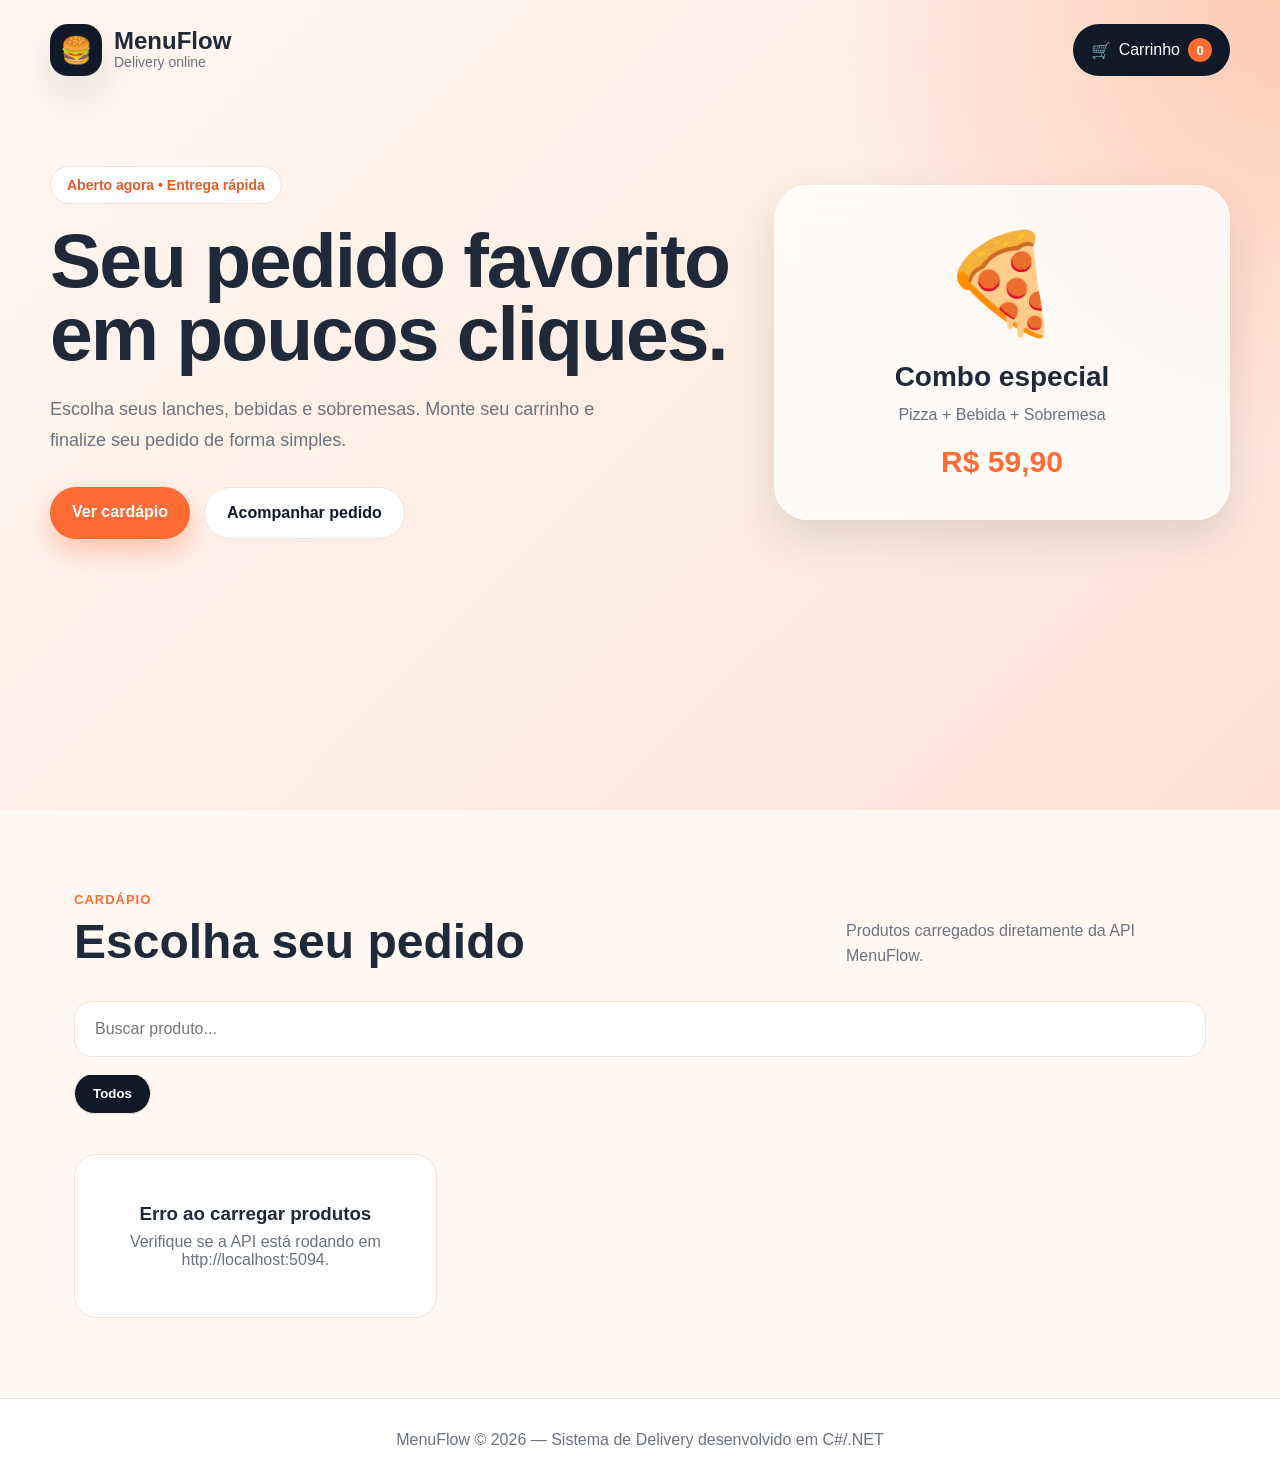
<file: MenuFlow/MenuFlow.Frontend/index.html>
<!DOCTYPE html>
<html lang="pt-BR">
<head>
  <meta charset="UTF-8" />
  <meta name="viewport" content="width=device-width, initial-scale=1.0" />

  <title>MenuFlow | Cardápio Online</title>

  <link rel="stylesheet" href="./css/style.css" />
</head>
<body>
  <header class="header">
    <nav class="navbar">
      <div class="brand">
        <div class="brand-icon">🍔</div>
        <div>
          <h1>MenuFlow</h1>
          <span>Delivery online</span>
        </div>
      </div>

      <a href="./carrinho.html" class="cart-button">
        🛒
        <span>Carrinho</span>
        <strong id="cart-count">0</strong>
      </a>
    </nav>

    <section class="hero">
      <div class="hero-content">
        <span class="badge">Aberto agora • Entrega rápida</span>
        <h2>Seu pedido favorito em poucos cliques.</h2>
        <p>
          Escolha seus lanches, bebidas e sobremesas. Monte seu carrinho e finalize seu pedido de forma simples.
        </p>

        <div class="hero-actions">
          <a href="#cardapio" class="btn-primary">Ver cardápio</a>
          <a href="./pedido.html" class="btn-secondary">Acompanhar pedido</a>
        </div>
      </div>

      <div class="hero-card">
        <div class="food-emoji">🍕</div>
        <h3>Combo especial</h3>
        <p>Pizza + Bebida + Sobremesa</p>
        <strong>R$ 59,90</strong>
      </div>
    </section>
  </header>

  <main>
    <section id="cardapio" class="menu-section">
      <div class="section-title">
        <div>
          <span class="section-kicker">Cardápio</span>
          <h2>Escolha seu pedido</h2>
        </div>
        <p>Produtos carregados diretamente da API MenuFlow.</p>
      </div>

      <div class="filters">
        <div class="search-box">
          <input 
            type="text" 
            id="search-input" 
            placeholder="Buscar produto..." 
          />
        </div>

        <div class="category-list" id="category-list">
          <button class="category-button active" data-category="all">Todos</button>
        </div>
      </div>

      <div id="loading" class="loading">
        Carregando produtos...
      </div>

      <div id="products-grid" class="products-grid"></div>

      <div id="empty-state" class="empty-state hidden">
        <div>🔎</div>
        <h3>Nenhum produto encontrado</h3>
        <p>Tente buscar por outro nome ou categoria.</p>
      </div>
    </section>
  </main>

  <div id="toast" class="toast hidden">
    Produto adicionado ao carrinho!
  </div>

  <footer class="footer">
    <p>MenuFlow © 2026 — Sistema de Delivery desenvolvido em C#/.NET</p>
  </footer>

  <script src="./js/api.js"></script>
  <script src="./js/carrinho.js"></script>
  <script src="./js/cardapio.js"></script>
</body>
</html>
</file>
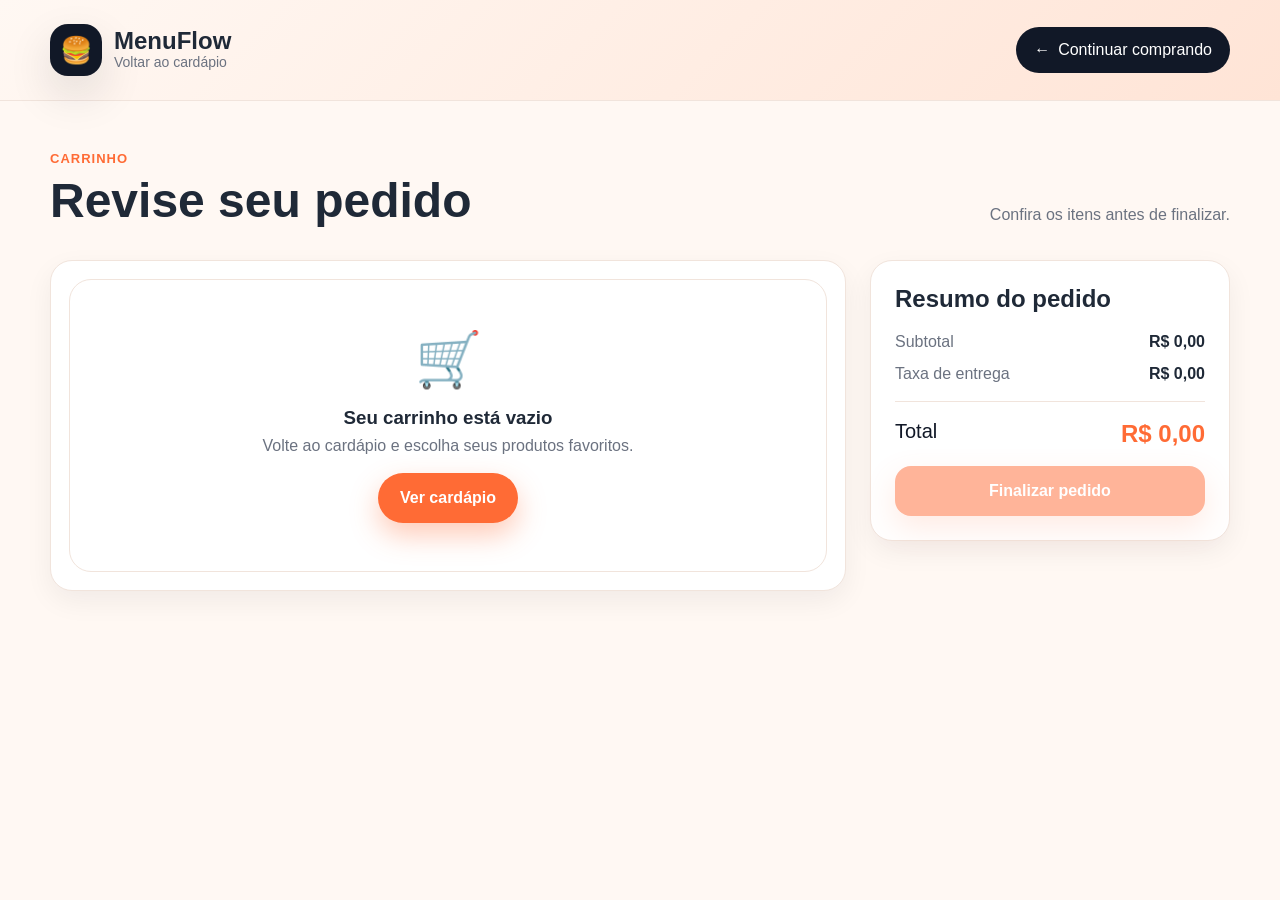
<file: MenuFlow/MenuFlow.Frontend/carrinho.html>
<!DOCTYPE html>
<html lang="pt-BR">
<head>
  <meta charset="UTF-8" />
  <meta name="viewport" content="width=device-width, initial-scale=1.0" />

  <title>MenuFlow | Carrinho</title>

  <link rel="stylesheet" href="./css/style.css" />
</head>
<body>
  <header class="page-header">
    <nav class="navbar">
      <a href="./index.html" class="brand">
        <div class="brand-icon">🍔</div>
        <div>
          <h1>MenuFlow</h1>
          <span>Voltar ao cardápio</span>
        </div>
      </a>

      <a href="./index.html" class="cart-button">
        ←
        <span>Continuar comprando</span>
      </a>
    </nav>
  </header>

  <main class="cart-page">
    <section class="cart-container">
      <div class="section-title">
        <div>
          <span class="section-kicker">Carrinho</span>
          <h2>Revise seu pedido</h2>
        </div>
        <p>Confira os itens antes de finalizar.</p>
      </div>

      <div class="cart-layout">
        <div class="cart-items-card">
          <div id="cart-items" class="cart-items"></div>

          <div id="cart-empty" class="empty-state hidden">
            <div>🛒</div>
            <h3>Seu carrinho está vazio</h3>
            <p>Volte ao cardápio e escolha seus produtos favoritos.</p>
            <a href="./index.html" class="btn-primary empty-button">Ver cardápio</a>
          </div>
        </div>

        <aside class="summary-card">
          <h3>Resumo do pedido</h3>

          <div class="summary-row">
            <span>Subtotal</span>
            <strong id="subtotal">R$ 0,00</strong>
          </div>

          <div class="summary-row">
            <span>Taxa de entrega</span>
            <strong id="delivery-fee">R$ 5,00</strong>
          </div>

          <div class="summary-divider"></div>

          <div class="summary-row total">
            <span>Total</span>
            <strong id="total">R$ 0,00</strong>
          </div>

          <a href="./checkout.html" id="checkout-button" class="checkout-button">
            Finalizar pedido
          </a>

          <button id="clear-cart-button" class="clear-button">
            Limpar carrinho
          </button>
        </aside>
      </div>
    </section>
  </main>

  <script src="./js/carrinho.js"></script>
  <script src="./js/carrinho-page.js"></script>
</body>
</html>
</file>
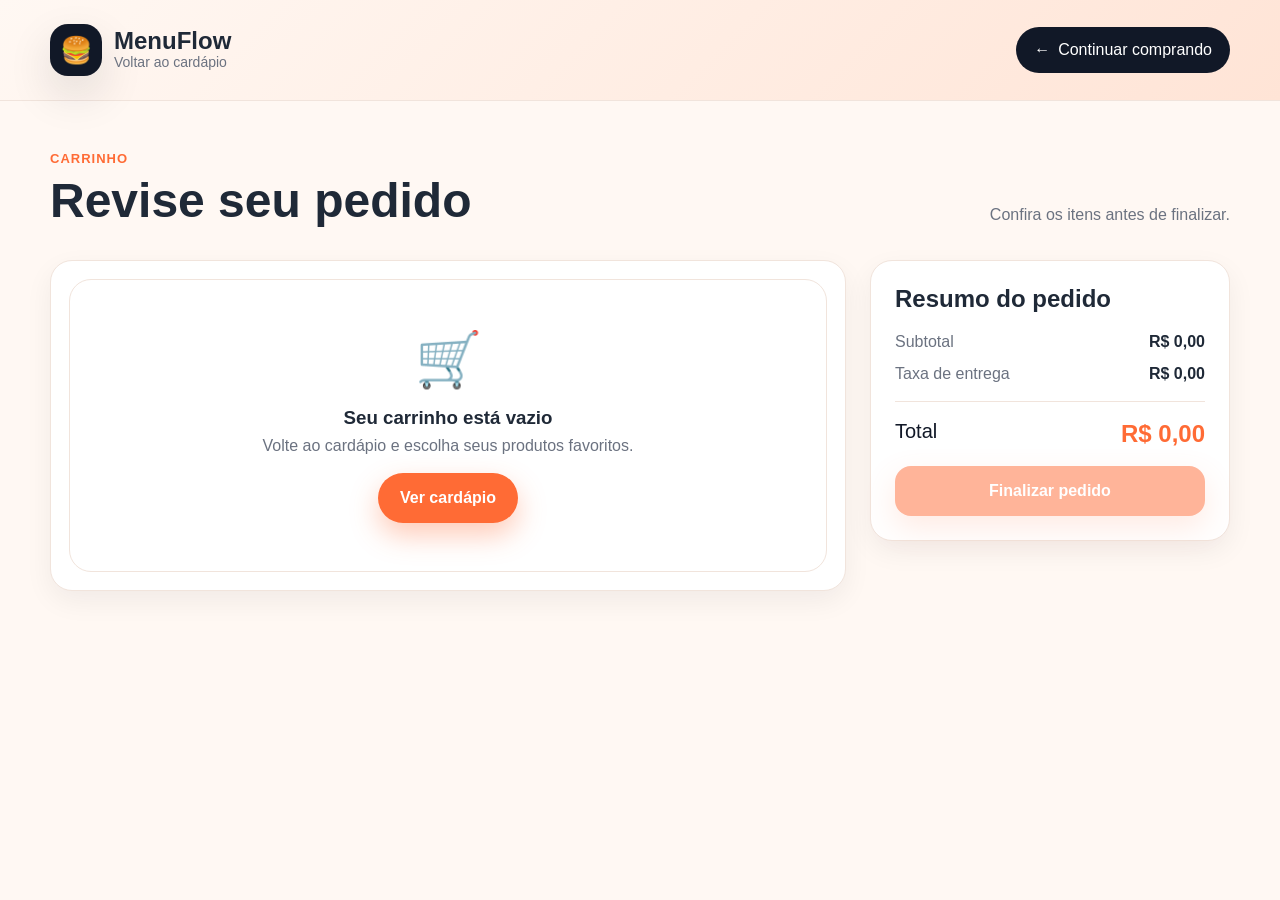
<file: MenuFlow/MenuFlow.Frontend/checkout.html>
<!DOCTYPE html>
<html lang="pt-BR">
<head>
  <meta charset="UTF-8" />
  <meta name="viewport" content="width=device-width, initial-scale=1.0" />

  <title>MenuFlow | Checkout</title>

  <link rel="stylesheet" href="./css/style.css" />
</head>
<body>
  <header class="page-header">
    <nav class="navbar">
      <a href="./index.html" class="brand">
        <div class="brand-icon">🍔</div>
        <div>
          <h1>MenuFlow</h1>
          <span>Finalizar pedido</span>
        </div>
      </a>

      <a href="./carrinho.html" class="cart-button">
        ←
        <span>Voltar ao carrinho</span>
      </a>
    </nav>
  </header>

  <main class="checkout-page">
    <section class="checkout-container">
      <div class="section-title">
        <div>
          <span class="section-kicker">Checkout</span>
          <h2>Finalize seu pedido</h2>
        </div>
        <p>Informe seus dados para concluir o pedido.</p>
      </div>

      <div class="checkout-layout">
        <form id="checkout-form" class="checkout-form">
          <div class="form-card">
            <h3>Dados do cliente</h3>

            <div class="form-group">
              <label for="nomeCliente">Nome completo</label>
              <input type="text" id="nomeCliente" placeholder="Ex: João Silva" required />
            </div>

            <div class="form-group">
              <label for="telefoneCliente">Telefone</label>
              <input type="text" id="telefoneCliente" placeholder="Ex: 84999999999" required />
            </div>

            <div class="form-group">
              <label for="enderecoEntrega">Endereço de entrega</label>
              <input type="text" id="enderecoEntrega" placeholder="Rua, número, bairro..." required />
            </div>

            <div class="form-group">
              <label for="observacao">Observação</label>
              <textarea id="observacao" rows="4" placeholder="Ex: Sem cebola, entregar na portaria..."></textarea>
            </div>
          </div>

          <div class="form-card">
            <h3>Forma de pagamento</h3>

            <div class="payment-options">
              <label class="payment-option">
                <input type="radio" name="formaPagamento" value="1" checked />
                <span>Pix</span>
              </label>

              <label class="payment-option">
                <input type="radio" name="formaPagamento" value="2" />
                <span>Dinheiro</span>
              </label>

              <label class="payment-option">
                <input type="radio" name="formaPagamento" value="3" />
                <span>Cartão na entrega</span>
              </label>

              <label class="payment-option">
                <input type="radio" name="formaPagamento" value="4" />
                <span>Cartão online</span>
              </label>
            </div>
          </div>

          <button type="submit" id="finish-order-button" class="checkout-button">
            Confirmar pedido
          </button>

          <p id="checkout-error" class="checkout-error hidden"></p>
        </form>

        <aside class="summary-card">
          <h3>Resumo</h3>

          <div id="checkout-items" class="checkout-items"></div>

          <div class="summary-divider"></div>

          <div class="summary-row">
            <span>Subtotal</span>
            <strong id="checkout-subtotal">R$ 0,00</strong>
          </div>

          <div class="summary-row">
            <span>Taxa de entrega</span>
            <strong id="checkout-delivery-fee">R$ 5,00</strong>
          </div>

          <div class="summary-divider"></div>

          <div class="summary-row total">
            <span>Total</span>
            <strong id="checkout-total">R$ 0,00</strong>
          </div>
        </aside>
      </div>
    </section>
  </main>

  <div id="toast" class="toast hidden"></div>

  <script src="./js/api.js"></script>
  <script src="./js/carrinho.js"></script>
  <script src="./js/checkout.js"></script>
</body>
</html>
</file>
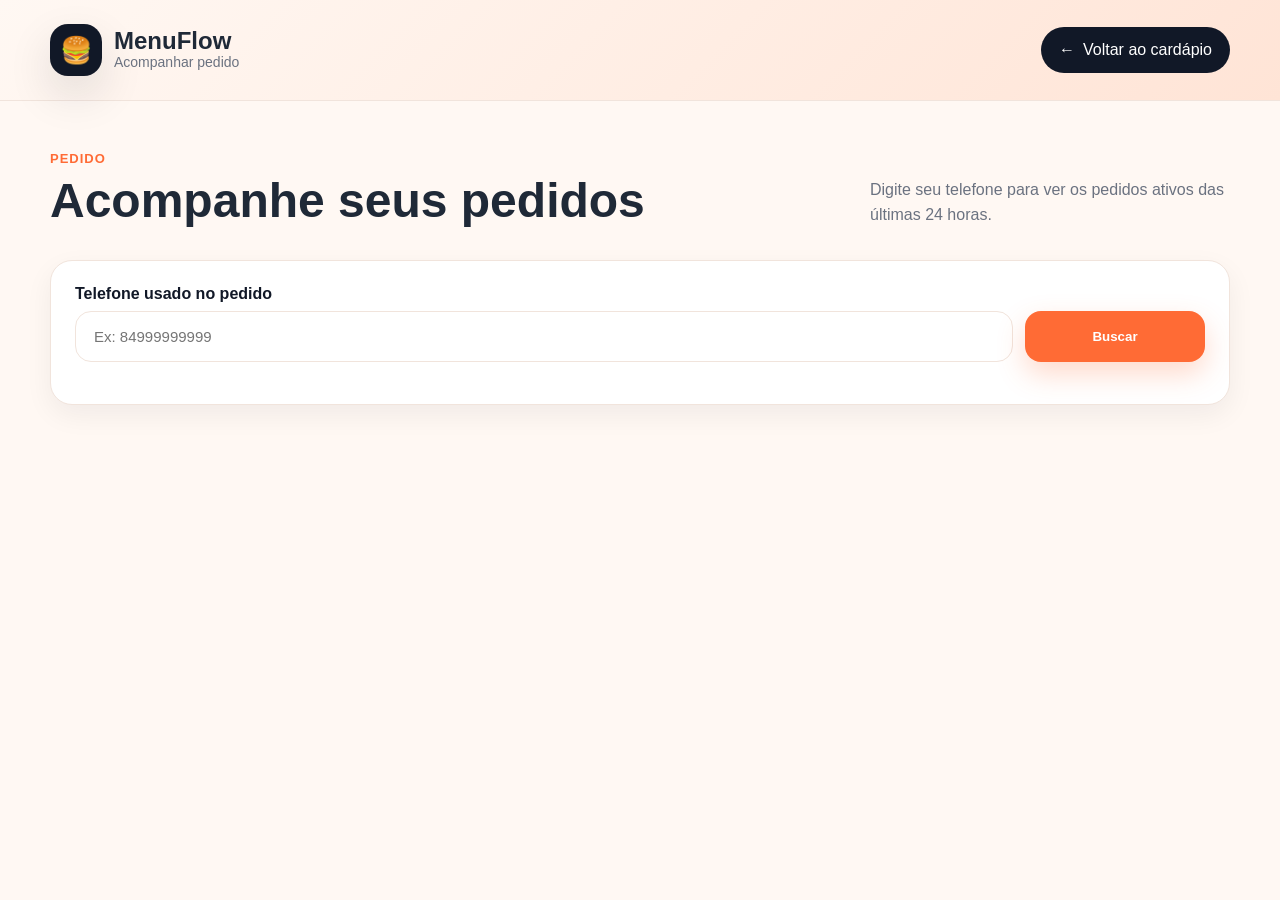
<file: MenuFlow/MenuFlow.Frontend/pedido.html>
<!DOCTYPE html>
<html lang="pt-BR">
<head>
  <meta charset="UTF-8" />
  <meta name="viewport" content="width=device-width, initial-scale=1.0" />

  <title>MenuFlow | Acompanhar Pedido</title>

  <link rel="stylesheet" href="./css/style.css" />
</head>
<body>
  <header class="page-header">
    <nav class="navbar">
      <a href="./index.html" class="brand">
        <div class="brand-icon">🍔</div>
        <div>
          <h1>MenuFlow</h1>
          <span>Acompanhar pedido</span>
        </div>
      </a>

      <a href="./index.html" class="cart-button">
        ←
        <span>Voltar ao cardápio</span>
      </a>
    </nav>
  </header>

  <main class="order-page">
    <section class="order-container">
      <div class="section-title">
        <div>
          <span class="section-kicker">Pedido</span>
          <h2>Acompanhe seus pedidos</h2>
        </div>
        <p>Digite seu telefone para ver os pedidos ativos das últimas 24 horas.</p>
      </div>

      <div class="order-search-card">
        <div class="form-group">
          <label for="telefoneInput">Telefone usado no pedido</label>
          <div class="order-search-row">
            <input type="text" id="telefoneInput" placeholder="Ex: 84999999999" />
            <button id="buscarPedidosButton" class="checkout-button">Buscar</button>
          </div>
        </div>

        <p id="pedido-error" class="checkout-error hidden"></p>
      </div>

      <div id="pedido-loading" class="loading hidden">
        Carregando pedidos...
      </div>

      <div id="pedidos-content" class="orders-track-list hidden"></div>

      <div id="pedidos-empty" class="empty-state hidden">
        <div>📦</div>
        <h3>Nenhum pedido ativo encontrado</h3>
        <p>Confira o telefone informado ou aguarde alguns instantes após finalizar o pedido.</p>
      </div>
    </section>
  </main>

  <script src="./js/api.js"></script>
  <script src="./js/pedido.js"></script>
</body>
</html>
</file>
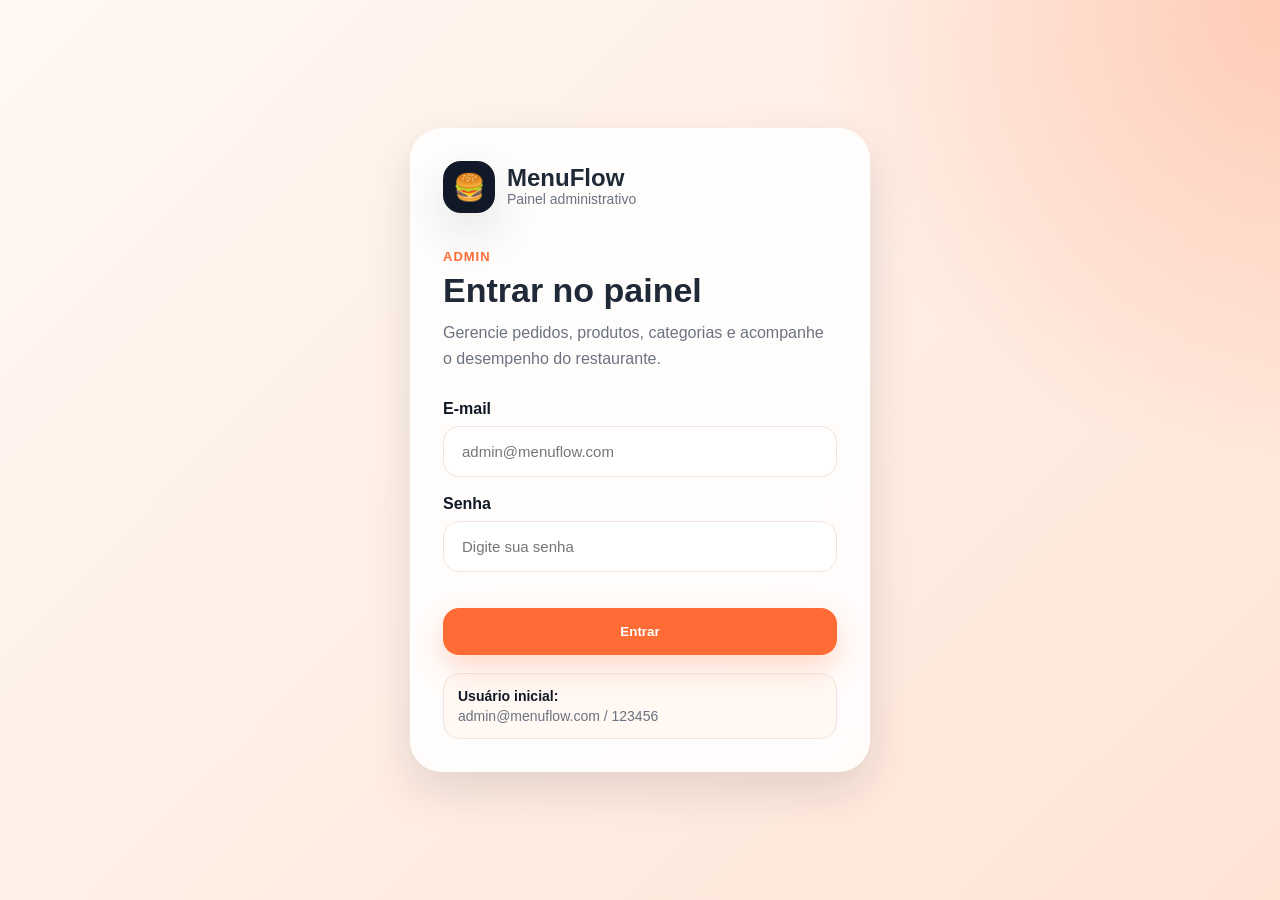
<file: MenuFlow/MenuFlow.Frontend/admin/categorias.html>
<!DOCTYPE html>
<html lang="pt-BR">
<head>
  <meta charset="UTF-8" />
  <meta name="viewport" content="width=device-width, initial-scale=1.0" />

  <title>MenuFlow | Categorias Admin</title>

  <link rel="stylesheet" href="../css/style.css" />
</head>
<body>
  <div class="admin-layout">
    <aside class="admin-sidebar">
      <a href="./dashboard.html" class="brand admin-brand">
        <div class="brand-icon">🍔</div>
        <div>
          <h1>MenuFlow</h1>
          <span>Admin</span>
        </div>
      </a>

      <nav class="admin-nav">
        <a href="./dashboard.html">Dashboard</a>
        <a href="./pedidos.html">Pedidos</a>
        <a href="./produtos.html">Produtos</a>
        <a href="./categorias.html" class="active">Categorias</a>
        <a href="../index.html">Ver loja</a>
      </nav>

      <button id="logout-button" class="admin-logout">
        Sair
      </button>
    </aside>

    <main class="admin-main">
      <header class="admin-topbar">
        <div>
          <span class="section-kicker">Administração</span>
          <h2>Categorias</h2>
        </div>

        <div class="admin-actions">
          <button id="open-category-form-button" class="admin-action-button">
            Nova categoria
          </button>

          <div class="admin-user-card">
            <span id="admin-user-name">Admin</span>
            <small id="admin-user-email">admin@menuflow.com</small>
          </div>
        </div>
      </header>

      <section id="category-form-card" class="admin-form-card hidden">
        <div class="admin-panel-header">
          <h3 id="category-form-title">Nova categoria</h3>
          <button id="close-category-form-button" class="admin-small-button danger">
            Fechar
          </button>
        </div>

        <form id="category-form" class="admin-product-form">
          <input type="hidden" id="categoriaId" />

          <div class="form-grid">
            <div class="form-group">
              <label for="nome">Nome da categoria</label>
              <input type="text" id="nome" placeholder="Ex: Hambúrgueres" required />
            </div>

            <div class="form-group">
              <label for="ativa">Status</label>
              <select id="ativa" class="admin-select">
                <option value="true">Ativa</option>
                <option value="false">Inativa</option>
              </select>
            </div>

            <div class="form-group full">
              <label for="descricao">Descrição</label>
              <textarea id="descricao" rows="4" placeholder="Ex: Lanches artesanais, combos e especiais..."></textarea>
            </div>
          </div>

          <button type="submit" id="save-category-button" class="checkout-button">
            Salvar categoria
          </button>

          <p id="category-form-error" class="checkout-error hidden"></p>
        </form>
      </section>

      <section class="admin-filters-card">
        <div class="form-group">
          <label for="category-search">Buscar categoria</label>
          <input type="text" id="category-search" placeholder="Digite o nome da categoria..." />
        </div>
      </section>

      <section id="categories-loading" class="loading">
        Carregando categorias...
      </section>

      <section id="admin-categories-grid" class="admin-categories-grid hidden"></section>

      <div id="categories-empty" class="empty-state hidden">
        <div>📂</div>
        <h3>Nenhuma categoria encontrada</h3>
        <p>Cadastre categorias para organizar o cardápio.</p>
      </div>

      <p id="categories-error" class="checkout-error hidden"></p>
    </main>
  </div>

  <div id="toast" class="toast hidden"></div>

  <script src="../js/api.js"></script>
  <script src="../js/admin-auth.js"></script>
  <script src="../js/admin-categorias.js"></script>
</body>
</html>
</file>
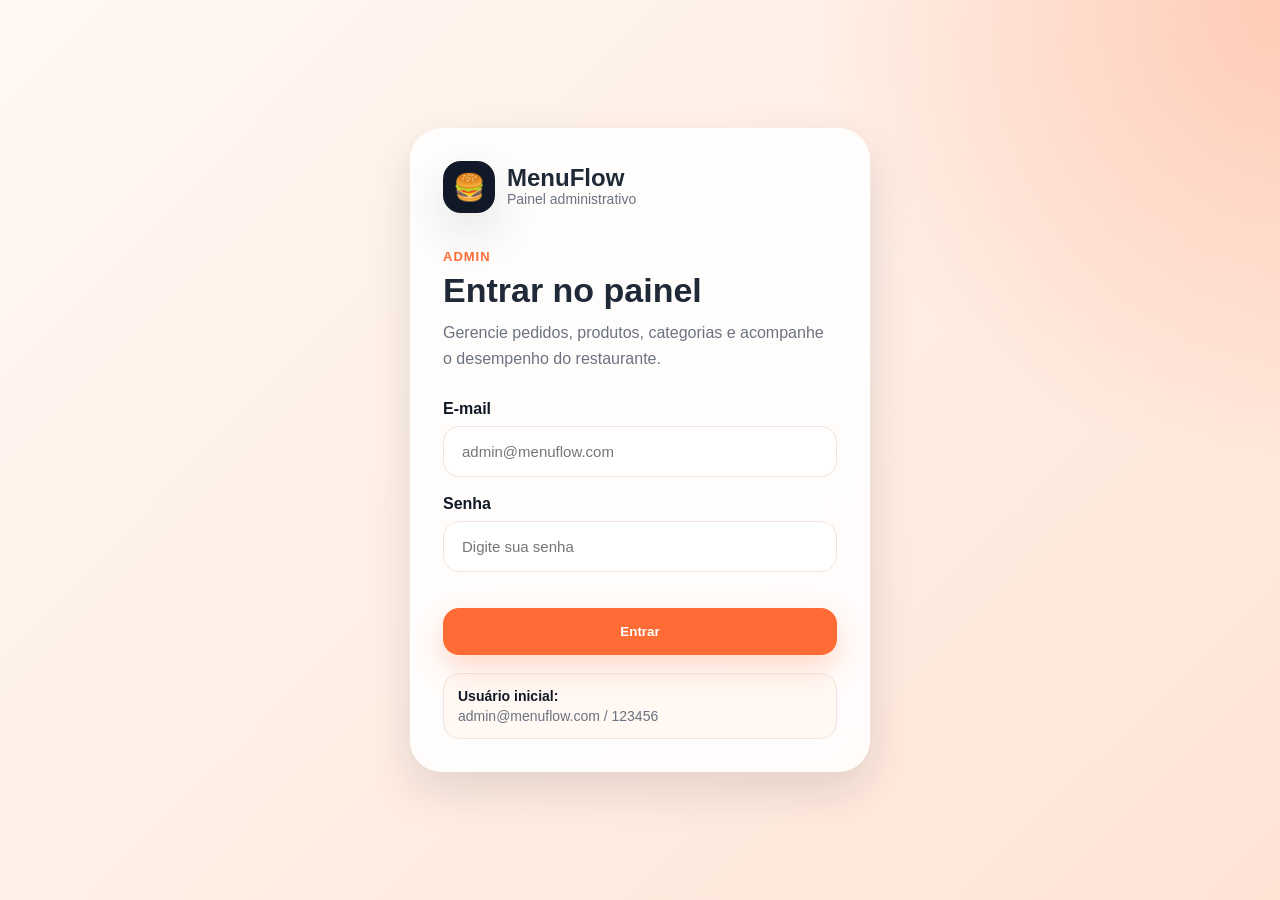
<file: MenuFlow/MenuFlow.Frontend/admin/dashboard.html>
<!DOCTYPE html>
<html lang="pt-BR">
<head>
  <meta charset="UTF-8" />
  <meta name="viewport" content="width=device-width, initial-scale=1.0" />

  <title>MenuFlow | Dashboard Admin</title>

  <link rel="stylesheet" href="../css/style.css" />
</head>
<body>
  <div class="admin-layout">
    <aside class="admin-sidebar">
      <a href="./dashboard.html" class="brand admin-brand">
        <div class="brand-icon">🍔</div>
        <div>
          <h1>MenuFlow</h1>
          <span>Admin</span>
        </div>
      </a>

      <nav class="admin-nav">
        <a href="./dashboard.html" class="active">Dashboard</a>
        <a href="./pedidos.html">Pedidos</a>
        <a href="./produtos.html">Produtos</a>
        <a href="./categorias.html">Categorias</a>
        <a href="../index.html">Ver loja</a>
      </nav>

      <button id="logout-button" class="admin-logout">
        Sair
      </button>
    </aside>

    <main class="admin-main">
      <header class="admin-topbar">
        <div>
          <span class="section-kicker">Painel</span>
          <h2>Dashboard</h2>
        </div>

        <div class="admin-user-card">
          <span id="admin-user-name">Admin</span>
          <small id="admin-user-email">admin@menuflow.com</small>
        </div>
      </header>

      <section id="dashboard-loading" class="loading">
        Carregando dashboard...
      </section>

      <section id="dashboard-content" class="admin-dashboard-content hidden">
        <div class="metrics-grid">
          <article class="metric-card">
            <span>Total de pedidos</span>
            <strong id="totalPedidos">0</strong>
          </article>

          <article class="metric-card">
            <span>Pedidos hoje</span>
            <strong id="pedidosHoje">0</strong>
          </article>

          <article class="metric-card">
            <span>Pedidos pendentes</span>
            <strong id="pedidosPendentes">0</strong>
          </article>

          <article class="metric-card highlight">
            <span>Faturamento total</span>
            <strong id="faturamentoTotal">R$ 0,00</strong>
          </article>

          <article class="metric-card highlight">
            <span>Faturamento hoje</span>
            <strong id="faturamentoHoje">R$ 0,00</strong>
          </article>
        </div>

        <div class="admin-panels-grid">
          <section class="admin-panel">
            <div class="admin-panel-header">
              <h3>Produtos mais vendidos</h3>
              <span>Top 5</span>
            </div>

            <div id="top-products-list" class="admin-list"></div>
          </section>

          <section class="admin-panel">
            <div class="admin-panel-header">
              <h3>Pedidos por status</h3>
              <span>Resumo</span>
            </div>

            <div id="status-list" class="admin-list"></div>
          </section>
        </div>
      </section>

      <p id="dashboard-error" class="checkout-error hidden"></p>
    </main>
  </div>

  <script src="../js/api.js"></script>
  <script src="../js/admin-auth.js"></script>
  <script src="../js/admin-dashboard.js"></script>
</body>
</html>
</file>
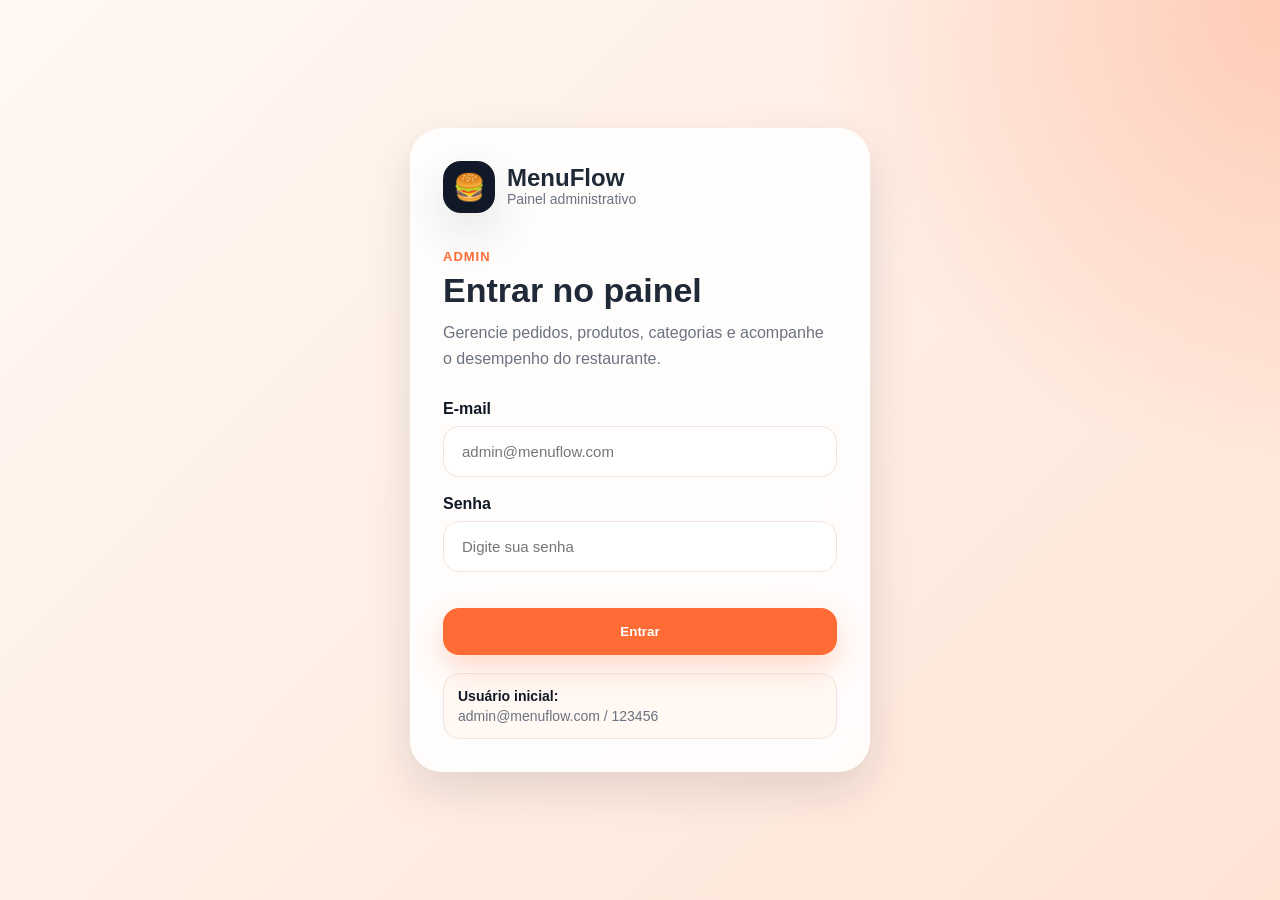
<file: MenuFlow/MenuFlow.Frontend/admin/login.html>
<!DOCTYPE html>
<html lang="pt-BR">
<head>
  <meta charset="UTF-8" />
  <meta name="viewport" content="width=device-width, initial-scale=1.0" />

  <title>MenuFlow | Login Admin</title>

  <link rel="stylesheet" href="../css/style.css" />
</head>
<body>
  <main class="admin-login-page">
    <section class="admin-login-card">
      <a href="../index.html" class="brand admin-login-brand">
        <div class="brand-icon">🍔</div>
        <div>
          <h1>MenuFlow</h1>
          <span>Painel administrativo</span>
        </div>
      </a>

      <div class="admin-login-title">
        <span class="section-kicker">Admin</span>
        <h2>Entrar no painel</h2>
        <p>Gerencie pedidos, produtos, categorias e acompanhe o desempenho do restaurante.</p>
      </div>

      <form id="admin-login-form" class="admin-login-form">
        <div class="form-group">
          <label for="email">E-mail</label>
          <input type="email" id="email" placeholder="admin@menuflow.com" required />
        </div>

        <div class="form-group">
          <label for="senha">Senha</label>
          <input type="password" id="senha" placeholder="Digite sua senha" required />
        </div>

        <button type="submit" id="login-button" class="checkout-button">
          Entrar
        </button>

        <p id="login-error" class="checkout-error hidden"></p>
      </form>

      <div class="admin-login-hint">
        <strong>Usuário inicial:</strong>
        <span>admin@menuflow.com / 123456</span>
      </div>
    </section>
  </main>

  <script src="../js/api.js"></script>
  <script src="../js/admin-auth.js"></script>
</body>
</html>
</file>
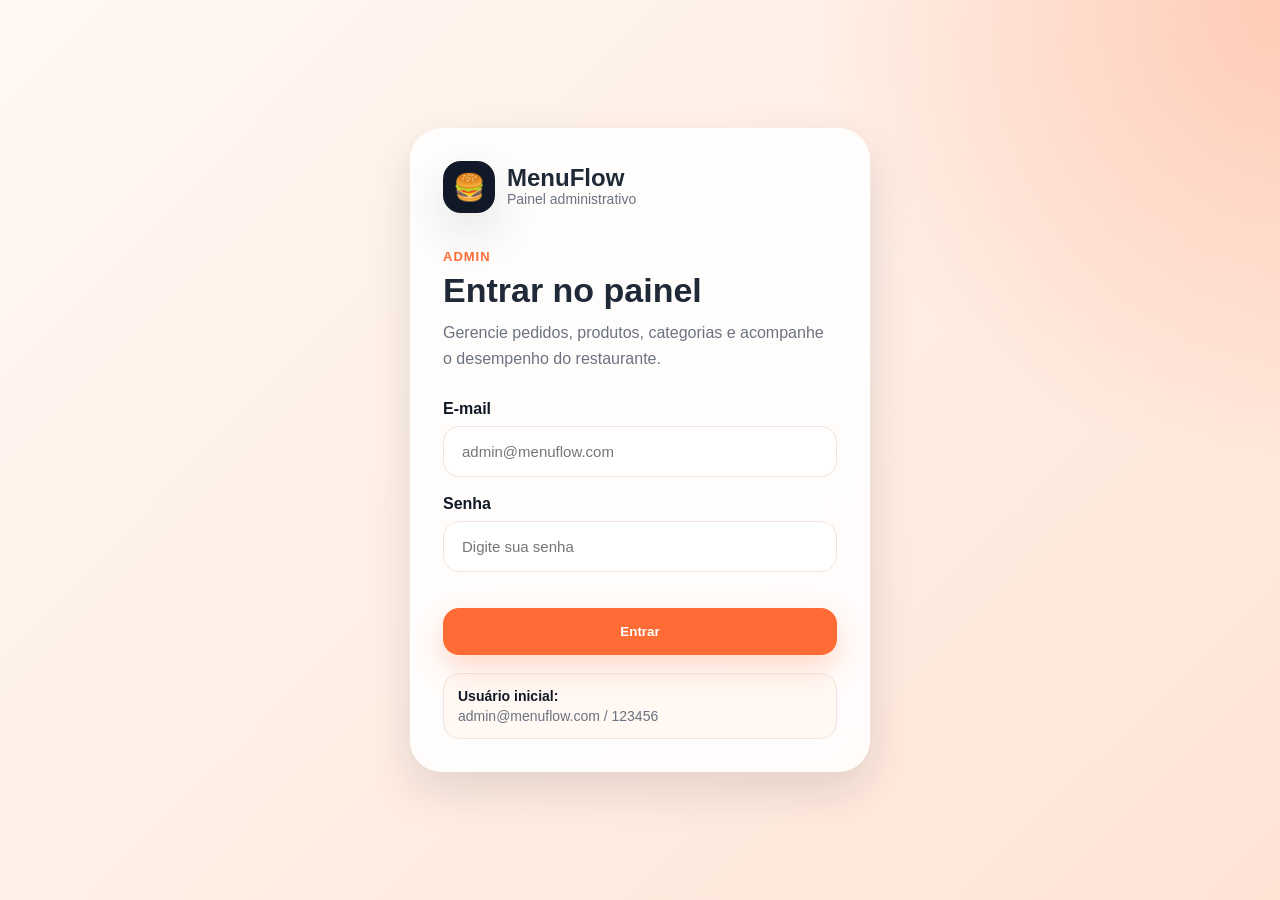
<file: MenuFlow/MenuFlow.Frontend/admin/pedidos.html>
<!DOCTYPE html>
<html lang="pt-BR">
<head>
  <meta charset="UTF-8" />
  <meta name="viewport" content="width=device-width, initial-scale=1.0" />

  <title>MenuFlow | Pedidos Admin</title>

  <link rel="stylesheet" href="../css/style.css" />
</head>
<body>
  <div class="admin-layout">
    <aside class="admin-sidebar">
      <a href="./dashboard.html" class="brand admin-brand">
        <div class="brand-icon">🍔</div>
        <div>
          <h1>MenuFlow</h1>
          <span>Admin</span>
        </div>
      </a>

      <nav class="admin-nav">
        <a href="./dashboard.html">Dashboard</a>
        <a href="./pedidos.html" class="active">Pedidos</a>
        <a href="./produtos.html">Produtos</a>
        <a href="./categorias.html">Categorias</a>
        <a href="../index.html">Ver loja</a>
      </nav>

      <button id="logout-button" class="admin-logout">
        Sair
      </button>
    </aside>

    <main class="admin-main">
      <header class="admin-topbar">
        <div>
          <span class="section-kicker">Administração</span>
          <h2>Pedidos</h2>
        </div>

        <div class="admin-actions">
          <button id="refresh-orders-button" class="admin-action-button">
            Atualizar
          </button>

          <div class="admin-user-card">
            <span id="admin-user-name">Admin</span>
            <small id="admin-user-email">admin@menuflow.com</small>
          </div>
        </div>
      </header>

      <section class="admin-filters-card">
        <div class="form-group">
          <label for="status-filter">Filtrar por status</label>
          <select id="status-filter" class="admin-select">
            <option value="all">Todos</option>
            <option value="1">Recebido</option>
            <option value="2">Em preparo</option>
            <option value="3">Saiu para entrega</option>
            <option value="4">Entregue</option>
            <option value="5">Cancelado</option>
          </select>
        </div>
      </section>

      <section id="orders-loading" class="loading">
        Carregando pedidos...
      </section>

      <section id="orders-list" class="admin-orders-list hidden"></section>

      <div id="orders-empty" class="empty-state hidden">
        <div>📦</div>
        <h3>Nenhum pedido encontrado</h3>
        <p>Quando os clientes fizerem pedidos, eles aparecerão aqui.</p>
      </div>

      <p id="orders-error" class="checkout-error hidden"></p>
    </main>
  </div>

  <div id="toast" class="toast hidden"></div>

  <script src="../js/api.js"></script>
  <script src="../js/admin-auth.js"></script>
  <script src="../js/admin-pedidos.js"></script>
</body>
</html>
</file>
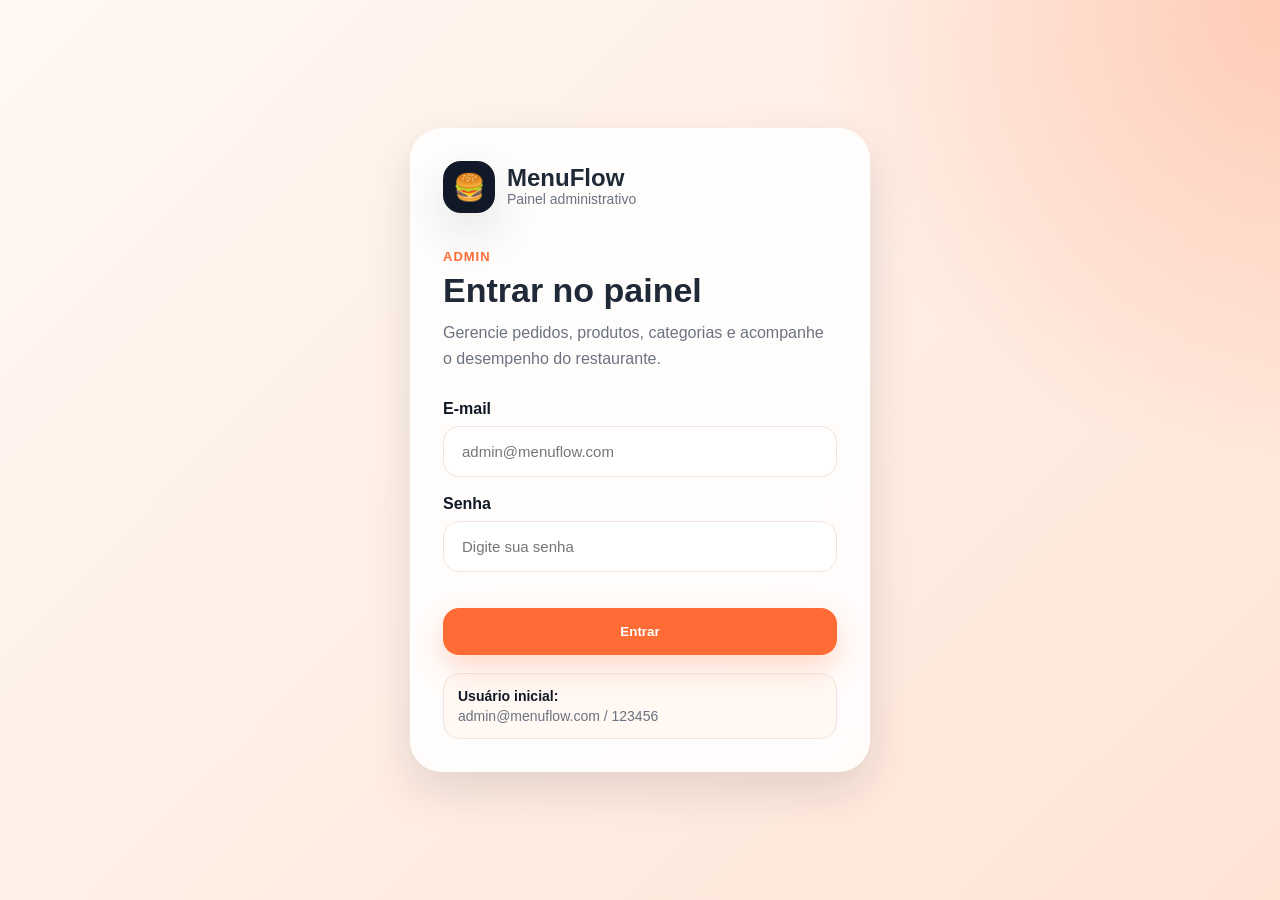
<file: MenuFlow/MenuFlow.Frontend/admin/produtos.html>
<!DOCTYPE html>
<html lang="pt-BR">
<head>
  <meta charset="UTF-8" />
  <meta name="viewport" content="width=device-width, initial-scale=1.0" />

  <title>MenuFlow | Produtos Admin</title>

  <link rel="stylesheet" href="../css/style.css" />
</head>
<body>
  <div class="admin-layout">
    <aside class="admin-sidebar">
      <a href="./dashboard.html" class="brand admin-brand">
        <div class="brand-icon">🍔</div>
        <div>
          <h1>MenuFlow</h1>
          <span>Admin</span>
        </div>
      </a>

      <nav class="admin-nav">
        <a href="./dashboard.html">Dashboard</a>
        <a href="./pedidos.html">Pedidos</a>
        <a href="./produtos.html" class="active">Produtos</a>
        <a href="./categorias.html">Categorias</a>
        <a href="../index.html">Ver loja</a>
      </nav>

      <button id="logout-button" class="admin-logout">
        Sair
      </button>
    </aside>

    <main class="admin-main">
      <header class="admin-topbar">
        <div>
          <span class="section-kicker">Administração</span>
          <h2>Produtos</h2>
        </div>

        <div class="admin-actions">
          <button id="open-product-form-button" class="admin-action-button">
            Novo produto
          </button>

          <div class="admin-user-card">
            <span id="admin-user-name">Admin</span>
            <small id="admin-user-email">admin@menuflow.com</small>
          </div>
        </div>
      </header>

      <section id="product-form-card" class="admin-form-card hidden">
        <div class="admin-panel-header">
          <h3 id="product-form-title">Novo produto</h3>
          <button id="close-product-form-button" class="admin-small-button danger">
            Fechar
          </button>
        </div>

        <form id="product-form" class="admin-product-form">
          <input type="hidden" id="produtoId" />

          <div class="form-grid">
            <div class="form-group">
              <label for="nome">Nome do produto</label>
              <input type="text" id="nome" placeholder="Ex: X-Bacon Artesanal" required />
            </div>

            <div class="form-group">
              <label for="preco">Preço</label>
              <input type="number" id="preco" placeholder="Ex: 29.90" step="0.01" min="0" required />
            </div>

            <div class="form-group full">
              <label for="descricao">Descrição</label>
              <textarea id="descricao" rows="4" placeholder="Descreva o produto..." required></textarea>
            </div>

            <div class="form-group full">
              <label for="imagemUrl">URL da imagem</label>
              <input type="url" id="imagemUrl" placeholder="https://exemplo.com/imagem.jpg" />
            </div>

            <div class="form-group">
              <label for="categoriaId">Categoria</label>
              <select id="categoriaId" class="admin-select" required>
                <option value="">Selecione uma categoria</option>
              </select>
            </div>

            <div class="form-group">
              <label for="disponivel">Disponibilidade</label>
              <select id="disponivel" class="admin-select">
                <option value="true">Disponível</option>
                <option value="false">Indisponível</option>
              </select>
            </div>
          </div>

          <div class="image-preview-card">
            <span>Prévia da imagem</span>
            <div id="image-preview" class="image-preview">
              🍽️
            </div>
          </div>

          <button type="submit" id="save-product-button" class="checkout-button">
            Salvar produto
          </button>

          <p id="product-form-error" class="checkout-error hidden"></p>
        </form>
      </section>

      <section class="admin-filters-card">
        <div class="form-group">
          <label for="product-search">Buscar produto</label>
          <input type="text" id="product-search" placeholder="Digite o nome do produto..." />
        </div>
      </section>

      <section id="products-loading" class="loading">
        Carregando produtos...
      </section>

      <section id="admin-products-grid" class="admin-products-grid hidden"></section>

      <div id="products-empty" class="empty-state hidden">
        <div>🍽️</div>
        <h3>Nenhum produto encontrado</h3>
        <p>Cadastre produtos para que eles apareçam no cardápio.</p>
      </div>

      <p id="products-error" class="checkout-error hidden"></p>
    </main>
  </div>

  <div id="toast" class="toast hidden"></div>

  <script src="../js/api.js"></script>
  <script src="../js/admin-auth.js"></script>
  <script src="../js/admin-produtos.js"></script>
</body>
</html>
</file>
<file: MenuFlow/MenuFlow.Frontend/css/style.css>
:root {
  --primary: #ff6b35;
  --primary-dark: #e85a27;
  --secondary: #111827;
  --bg: #fff8f3;
  --card: #ffffff;
  --text: #1f2937;
  --muted: #6b7280;
  --border: #f1e4dc;
  --success: #16a34a;
  --shadow: 0 18px 45px rgba(17, 24, 39, 0.12);
  --radius: 22px;
}

* {
  margin: 0;
  padding: 0;
  box-sizing: border-box;
}

html {
  scroll-behavior: smooth;
}

body {
  font-family: Arial, Helvetica, sans-serif;
  background: var(--bg);
  color: var(--text);
}

a {
  text-decoration: none;
  color: inherit;
}

.header {
  min-height: 90vh;
  background:
    radial-gradient(circle at top right, rgba(255, 107, 53, 0.25), transparent 30%),
    linear-gradient(135deg, #fff8f3 0%, #ffe4d6 100%);
  padding: 24px;
}

.navbar {
  max-width: 1180px;
  margin: 0 auto;
  display: flex;
  align-items: center;
  justify-content: space-between;
}

.brand {
  display: flex;
  gap: 12px;
  align-items: center;
}

.brand-icon {
  width: 52px;
  height: 52px;
  border-radius: 18px;
  background: var(--secondary);
  display: grid;
  place-items: center;
  font-size: 26px;
  box-shadow: var(--shadow);
}

.brand h1 {
  font-size: 24px;
  line-height: 1;
}

.brand span {
  color: var(--muted);
  font-size: 14px;
}

.cart-button {
  position: relative;
  display: flex;
  align-items: center;
  gap: 8px;
  background: var(--secondary);
  color: #fff;
  padding: 14px 18px;
  border-radius: 999px;
  transition: transform 0.2s ease, background 0.2s ease;
}

.cart-button:hover {
  transform: translateY(-2px);
  background: #000;
}

.cart-button strong {
  min-width: 24px;
  height: 24px;
  background: var(--primary);
  border-radius: 50%;
  display: grid;
  place-items: center;
  font-size: 13px;
}

.hero {
  max-width: 1180px;
  margin: 90px auto 0;
  display: grid;
  grid-template-columns: 1.2fr 0.8fr;
  align-items: center;
  gap: 40px;
}

.badge {
  display: inline-flex;
  background: #fff;
  color: var(--primary-dark);
  border: 1px solid var(--border);
  padding: 10px 16px;
  border-radius: 999px;
  font-weight: 700;
  font-size: 14px;
  margin-bottom: 20px;
}

.hero h2 {
  font-size: clamp(42px, 6vw, 78px);
  line-height: 0.95;
  max-width: 720px;
  letter-spacing: -2px;
}

.hero p {
  margin-top: 24px;
  max-width: 560px;
  color: var(--muted);
  font-size: 18px;
  line-height: 1.7;
}

.hero-actions {
  display: flex;
  gap: 14px;
  margin-top: 32px;
  flex-wrap: wrap;
}

.btn-primary,
.btn-secondary {
  padding: 16px 22px;
  border-radius: 999px;
  font-weight: 700;
  transition: transform 0.2s ease, box-shadow 0.2s ease;
}

.btn-primary {
  background: var(--primary);
  color: #fff;
  box-shadow: 0 12px 28px rgba(255, 107, 53, 0.35);
}

.btn-secondary {
  background: #fff;
  color: var(--secondary);
  border: 1px solid var(--border);
}

.btn-primary:hover,
.btn-secondary:hover {
  transform: translateY(-3px);
}

.hero-card {
  background: rgba(255, 255, 255, 0.78);
  backdrop-filter: blur(16px);
  border: 1px solid rgba(255, 255, 255, 0.8);
  border-radius: 34px;
  padding: 40px;
  box-shadow: var(--shadow);
  text-align: center;
  animation: float 3s ease-in-out infinite;
}

.food-emoji {
  font-size: 98px;
  margin-bottom: 20px;
}

.hero-card h3 {
  font-size: 28px;
  margin-bottom: 8px;
}

.hero-card p {
  margin: 0 0 16px;
  font-size: 16px;
}

.hero-card strong {
  color: var(--primary);
  font-size: 30px;
}

@keyframes float {
  0%, 100% {
    transform: translateY(0);
  }

  50% {
    transform: translateY(-14px);
  }
}

.menu-section {
  max-width: 1180px;
  margin: 0 auto;
  padding: 80px 24px;
}

.section-title {
  display: flex;
  justify-content: space-between;
  gap: 24px;
  align-items: end;
  margin-bottom: 32px;
}

.section-kicker {
  color: var(--primary);
  font-weight: 800;
  text-transform: uppercase;
  letter-spacing: 1px;
  font-size: 13px;
}

.section-title h2 {
  font-size: clamp(32px, 4vw, 48px);
  margin-top: 6px;
}

.section-title p {
  color: var(--muted);
  max-width: 360px;
  line-height: 1.6;
}

.filters {
  display: flex;
  flex-direction: column;
  gap: 18px;
  margin-bottom: 32px;
}

.search-box input {
  width: 100%;
  border: 1px solid var(--border);
  background: #fff;
  border-radius: 18px;
  padding: 18px 20px;
  font-size: 16px;
  outline: none;
  transition: box-shadow 0.2s ease, border 0.2s ease;
}

.search-box input:focus {
  border-color: var(--primary);
  box-shadow: 0 0 0 4px rgba(255, 107, 53, 0.12);
}

.category-list {
  display: flex;
  gap: 10px;
  overflow-x: auto;
  padding-bottom: 6px;
}

.category-button {
  border: 1px solid var(--border);
  background: #fff;
  color: var(--text);
  padding: 12px 18px;
  border-radius: 999px;
  cursor: pointer;
  white-space: nowrap;
  font-weight: 700;
  transition: all 0.2s ease;
}

.category-button:hover,
.category-button.active {
  background: var(--secondary);
  color: #fff;
  transform: translateY(-2px);
}

.products-grid {
  display: grid;
  grid-template-columns: repeat(3, 1fr);
  gap: 22px;
}

.product-card {
  background: var(--card);
  border: 1px solid var(--border);
  border-radius: var(--radius);
  overflow: hidden;
  box-shadow: 0 10px 28px rgba(17, 24, 39, 0.06);
  transition: transform 0.25s ease, box-shadow 0.25s ease;
  animation: appear 0.35s ease both;
}

.product-card:hover {
  transform: translateY(-7px);
  box-shadow: var(--shadow);
}

.product-image {
  height: 190px;
  background: linear-gradient(135deg, #ffe0d1, #fff1e9);
  display: grid;
  place-items: center;
  overflow: hidden;
}

.product-image img {
  width: 100%;
  height: 100%;
  object-fit: cover;
}

.product-image .placeholder {
  font-size: 58px;
}

.product-info {
  padding: 20px;
}

.product-category {
  color: var(--primary);
  font-size: 13px;
  font-weight: 800;
  margin-bottom: 8px;
}

.product-info h3 {
  font-size: 20px;
  margin-bottom: 8px;
}

.product-info p {
  color: var(--muted);
  line-height: 1.5;
  min-height: 48px;
  font-size: 14px;
}

.product-footer {
  margin-top: 18px;
  display: flex;
  justify-content: space-between;
  align-items: center;
  gap: 12px;
}

.price {
  font-size: 22px;
  font-weight: 800;
  color: var(--secondary);
}

.add-button {
  border: none;
  background: var(--primary);
  color: #fff;
  padding: 12px 14px;
  border-radius: 14px;
  cursor: pointer;
  font-weight: 800;
  transition: transform 0.15s ease, background 0.2s ease;
}

.add-button:hover {
  background: var(--primary-dark);
}

.add-button:active {
  transform: scale(0.92);
}

.add-button.disabled {
  background: #d1d5db;
  cursor: not-allowed;
}

.loading,
.empty-state {
  text-align: center;
  padding: 48px 20px;
  color: var(--muted);
  background: #fff;
  border-radius: var(--radius);
  border: 1px solid var(--border);
}

.empty-state div {
  font-size: 54px;
  margin-bottom: 16px;
}

.empty-state h3 {
  color: var(--text);
  margin-bottom: 8px;
}

.hidden {
  display: none !important;
}

.toast {
  position: fixed;
  bottom: 24px;
  right: 24px;
  background: var(--secondary);
  color: #fff;
  padding: 16px 20px;
  border-radius: 16px;
  box-shadow: var(--shadow);
  z-index: 10;
  animation: toastIn 0.25s ease both;
}

@keyframes toastIn {
  from {
    opacity: 0;
    transform: translateY(16px);
  }

  to {
    opacity: 1;
    transform: translateY(0);
  }
}

@keyframes appear {
  from {
    opacity: 0;
    transform: translateY(18px);
  }

  to {
    opacity: 1;
    transform: translateY(0);
  }
}

.footer {
  text-align: center;
  color: var(--muted);
  padding: 32px 20px;
  border-top: 1px solid var(--border);
  background: #fff;
}

@media (max-width: 900px) {
  .hero {
    grid-template-columns: 1fr;
    margin-top: 60px;
  }

  .hero-card {
    max-width: 420px;
  }

  .products-grid {
    grid-template-columns: repeat(2, 1fr);
  }

  .section-title {
    flex-direction: column;
    align-items: flex-start;
  }
}

@media (max-width: 620px) {
  .header {
    min-height: auto;
    padding: 18px;
  }

  .navbar {
    gap: 14px;
  }

  .brand h1 {
    font-size: 20px;
  }

  .brand span {
    display: none;
  }

  .cart-button span {
    display: none;
  }

  .hero {
    margin-top: 48px;
  }

  .hero h2 {
    letter-spacing: -1px;
  }

  .hero p {
    font-size: 16px;
  }

  .hero-actions a {
    width: 100%;
    text-align: center;
  }

  .hero-card {
    padding: 26px;
  }

  .food-emoji {
    font-size: 74px;
  }

  .menu-section {
    padding: 56px 18px;
  }

  .products-grid {
    grid-template-columns: 1fr;
  }

  .product-image {
    height: 210px;
  }

  .toast {
    left: 18px;
    right: 18px;
    bottom: 18px;
    text-align: center;
  }
}
.page-header {
  background: linear-gradient(135deg, #fff8f3 0%, #ffe4d6 100%);
  padding: 24px;
  border-bottom: 1px solid var(--border);
}

.cart-page {
  min-height: 80vh;
  padding: 48px 24px;
}

.cart-container {
  max-width: 1180px;
  margin: 0 auto;
}

.cart-layout {
  display: grid;
  grid-template-columns: 1fr 360px;
  gap: 24px;
  align-items: start;
}

.cart-items-card,
.summary-card {
  background: #fff;
  border: 1px solid var(--border);
  border-radius: var(--radius);
  box-shadow: 0 10px 28px rgba(17, 24, 39, 0.06);
}

.cart-items-card {
  padding: 18px;
}

.cart-items {
  display: flex;
  flex-direction: column;
  gap: 14px;
}

.cart-item {
  display: grid;
  grid-template-columns: 96px 1fr auto;
  gap: 16px;
  align-items: center;
  padding: 16px;
  border: 1px solid var(--border);
  border-radius: 18px;
  animation: appear 0.25s ease both;
}

.cart-item-image {
  width: 96px;
  height: 96px;
  border-radius: 18px;
  background: linear-gradient(135deg, #ffe0d1, #fff1e9);
  overflow: hidden;
  display: grid;
  place-items: center;
  font-size: 34px;
}

.cart-item-image img {
  width: 100%;
  height: 100%;
  object-fit: cover;
}

.cart-item-info h3 {
  font-size: 18px;
  margin-bottom: 6px;
}

.cart-item-info p {
  color: var(--muted);
  font-size: 14px;
}

.quantity-control {
  margin-top: 14px;
  display: inline-flex;
  align-items: center;
  gap: 12px;
  background: #fff8f3;
  padding: 6px;
  border-radius: 999px;
  border: 1px solid var(--border);
}

.quantity-btn {
  width: 32px;
  height: 32px;
  border: none;
  border-radius: 50%;
  background: #fff;
  cursor: pointer;
  font-size: 20px;
  font-weight: 800;
  transition: transform 0.15s ease, background 0.2s ease;
}

.quantity-btn:hover {
  background: var(--primary);
  color: #fff;
}

.quantity-btn:active {
  transform: scale(0.88);
}

.cart-item-actions {
  display: flex;
  flex-direction: column;
  align-items: flex-end;
  gap: 14px;
}

.cart-item-actions strong {
  font-size: 18px;
}

.remove-button,
.clear-button {
  border: none;
  background: #fff1f1;
  color: #dc2626;
  padding: 10px 12px;
  border-radius: 12px;
  font-weight: 800;
  cursor: pointer;
  transition: transform 0.15s ease, background 0.2s ease;
}

.remove-button:hover,
.clear-button:hover {
  background: #fee2e2;
  transform: translateY(-2px);
}

.summary-card {
  padding: 24px;
  position: sticky;
  top: 24px;
}

.summary-card h3 {
  font-size: 24px;
  margin-bottom: 20px;
}

.summary-row {
  display: flex;
  justify-content: space-between;
  gap: 16px;
  margin-bottom: 14px;
  color: var(--muted);
}

.summary-row strong {
  color: var(--text);
}

.summary-row.total {
  color: var(--secondary);
  font-size: 20px;
}

.summary-row.total strong {
  color: var(--primary);
  font-size: 24px;
}

.summary-divider {
  height: 1px;
  background: var(--border);
  margin: 18px 0;
}

.checkout-button {
  width: 100%;
  margin-top: 18px;
  display: block;
  text-align: center;
  border: none;
  background: var(--primary);
  color: #fff;
  padding: 16px 20px;
  border-radius: 16px;
  font-weight: 900;
  cursor: pointer;
  box-shadow: 0 12px 28px rgba(255, 107, 53, 0.25);
  transition: transform 0.2s ease, background 0.2s ease;
}

.checkout-button:hover {
  background: var(--primary-dark);
  transform: translateY(-2px);
}

.clear-button {
  width: 100%;
  margin-top: 12px;
}

.disabled-link {
  pointer-events: none;
  opacity: 0.5;
}

.empty-button {
  display: inline-block;
  margin-top: 18px;
}

@media (max-width: 900px) {
  .cart-layout {
    grid-template-columns: 1fr;
  }

  .summary-card {
    position: static;
  }
}

@media (max-width: 620px) {
  .cart-page {
    padding: 32px 16px;
  }

  .cart-item {
    grid-template-columns: 76px 1fr;
  }

  .cart-item-image {
    width: 76px;
    height: 76px;
  }

  .cart-item-actions {
    grid-column: 1 / -1;
    flex-direction: row;
    justify-content: space-between;
    align-items: center;
  }
}
.checkout-page {
  min-height: 80vh;
  padding: 48px 24px;
}

.checkout-container {
  max-width: 1180px;
  margin: 0 auto;
}

.checkout-layout {
  display: grid;
  grid-template-columns: 1fr 360px;
  gap: 24px;
  align-items: start;
}

.checkout-form {
  display: flex;
  flex-direction: column;
  gap: 18px;
}

.form-card {
  background: #fff;
  border: 1px solid var(--border);
  border-radius: var(--radius);
  padding: 24px;
  box-shadow: 0 10px 28px rgba(17, 24, 39, 0.06);
}

.form-card h3 {
  font-size: 24px;
  margin-bottom: 22px;
}

.form-group {
  display: flex;
  flex-direction: column;
  gap: 8px;
  margin-bottom: 18px;
}

.form-group label {
  font-weight: 800;
  color: var(--secondary);
}

.form-group input,
.form-group textarea {
  width: 100%;
  border: 1px solid var(--border);
  background: #fff;
  border-radius: 16px;
  padding: 16px 18px;
  font-size: 15px;
  outline: none;
  font-family: Arial, Helvetica, sans-serif;
  transition: box-shadow 0.2s ease, border 0.2s ease;
}

.form-group input:focus,
.form-group textarea:focus {
  border-color: var(--primary);
  box-shadow: 0 0 0 4px rgba(255, 107, 53, 0.12);
}

.payment-options {
  display: grid;
  grid-template-columns: repeat(2, 1fr);
  gap: 12px;
}

.payment-option {
  border: 1px solid var(--border);
  border-radius: 16px;
  padding: 16px;
  cursor: pointer;
  background: #fff8f3;
  display: flex;
  gap: 10px;
  align-items: center;
  font-weight: 800;
  transition: transform 0.2s ease, border 0.2s ease, background 0.2s ease;
}

.payment-option:hover {
  transform: translateY(-2px);
  border-color: var(--primary);
}

.payment-option input {
  accent-color: var(--primary);
}

.checkout-items {
  display: flex;
  flex-direction: column;
  gap: 12px;
  margin-bottom: 18px;
}

.checkout-item {
  display: flex;
  justify-content: space-between;
  gap: 16px;
  align-items: center;
  padding: 12px;
  border-radius: 14px;
  background: #fff8f3;
  border: 1px solid var(--border);
}

.checkout-item div {
  display: flex;
  flex-direction: column;
  gap: 4px;
}

.checkout-item span {
  color: var(--muted);
  font-size: 14px;
}

.checkout-item p {
  font-weight: 900;
  color: var(--secondary);
}

.checkout-error {
  background: #fee2e2;
  color: #dc2626;
  border: 1px solid #fecaca;
  border-radius: 16px;
  padding: 14px 16px;
  font-weight: 800;
}

.checkout-button:disabled {
  opacity: 0.7;
  cursor: not-allowed;
  transform: none;
}

@media (max-width: 900px) {
  .checkout-layout {
    grid-template-columns: 1fr;
  }
}

@media (max-width: 620px) {
  .checkout-page {
    padding: 32px 16px;
  }

  .payment-options {
    grid-template-columns: 1fr;
  }
}.order-page {
  min-height: 80vh;
  padding: 48px 24px;
}

.order-container {
  max-width: 1180px;
  margin: 0 auto;
}

.order-search-card {
  background: #fff;
  border: 1px solid var(--border);
  border-radius: var(--radius);
  padding: 24px;
  box-shadow: 0 10px 28px rgba(17, 24, 39, 0.06);
  margin-bottom: 24px;
}

.order-search-row {
  display: grid;
  grid-template-columns: 1fr 180px;
  gap: 12px;
}

.order-search-row .checkout-button {
  margin-top: 0;
}

.order-details {
  display: grid;
  grid-template-columns: 1fr 360px;
  gap: 24px;
  align-items: start;
}

.order-main-card {
  background: #fff;
  border: 1px solid var(--border);
  border-radius: var(--radius);
  padding: 28px;
  box-shadow: 0 10px 28px rgba(17, 24, 39, 0.06);
  animation: appear 0.3s ease both;
}

.order-header {
  display: flex;
  justify-content: space-between;
  gap: 18px;
  align-items: flex-start;
  margin-bottom: 28px;
}

.order-header h3 {
  font-size: 32px;
  margin: 6px 0;
}

.order-header p {
  color: var(--muted);
}

.status-badge {
  padding: 12px 16px;
  border-radius: 999px;
  background: #fff8f3;
  color: var(--primary-dark);
  border: 1px solid var(--border);
  font-weight: 900;
  white-space: nowrap;
}

.status-1 {
  background: #fff8f3;
  color: var(--primary-dark);
}

.status-2 {
  background: #fef3c7;
  color: #92400e;
}

.status-3 {
  background: #dbeafe;
  color: #1d4ed8;
}

.status-4 {
  background: #dcfce7;
  color: #15803d;
}

.status-5 {
  background: #fee2e2;
  color: #dc2626;
}

.status-timeline {
  display: grid;
  grid-template-columns: auto 1fr auto 1fr auto 1fr auto;
  align-items: center;
  margin: 32px 0;
}

.timeline-step {
  display: flex;
  flex-direction: column;
  align-items: center;
  gap: 7px;
  color: var(--muted);
  font-weight: 800;
  text-align: center;
}

.timeline-step span {
  width: 42px;
  height: 42px;
  border-radius: 50%;
  display: grid;
  place-items: center;
  background: #f3f4f6;
  color: var(--muted);
  font-weight: 900;
  transition: all 0.2s ease;
}

.timeline-step.active span,
.timeline-step.completed span {
  background: var(--primary);
  color: #fff;
  box-shadow: 0 10px 24px rgba(255, 107, 53, 0.28);
}

.timeline-step.active p,
.timeline-step.completed p {
  color: var(--secondary);
}

.timeline-line {
  height: 4px;
  background: #f3f4f6;
  border-radius: 999px;
  margin: 0 10px;
}

.timeline-line.active {
  background: var(--primary);
}

.order-info-grid {
  display: grid;
  grid-template-columns: repeat(2, 1fr);
  gap: 14px;
}

.order-info-box {
  padding: 16px;
  background: #fff8f3;
  border: 1px solid var(--border);
  border-radius: 16px;
}

.order-info-box.full {
  grid-column: 1 / -1;
}

.order-info-box span {
  display: block;
  color: var(--muted);
  margin-bottom: 6px;
  font-size: 14px;
}

.order-info-box strong {
  color: var(--secondary);
  line-height: 1.5;
}

.refresh-button {
  margin-top: 18px;
  color: var(--secondary);
  background: #fff8f3;
}

.refresh-button:hover {
  background: #ffe4d6;
}

@media (max-width: 900px) {
  .order-details {
    grid-template-columns: 1fr;
  }

  .status-timeline {
    grid-template-columns: 1fr;
    gap: 12px;
  }

  .timeline-line {
    width: 4px;
    height: 22px;
    margin: 0 auto;
  }
}

@media (max-width: 620px) {
  .order-page {
    padding: 32px 16px;
  }

  .order-search-row {
    grid-template-columns: 1fr;
  }

  .order-header {
    flex-direction: column;
  }

  .order-info-grid {
    grid-template-columns: 1fr;
  }
}
.admin-login-page {
  min-height: 100vh;
  padding: 24px;
  display: grid;
  place-items: center;
  background:
    radial-gradient(circle at top right, rgba(255, 107, 53, 0.25), transparent 30%),
    linear-gradient(135deg, #fff8f3 0%, #ffe4d6 100%);
}

.admin-login-card {
  width: 100%;
  max-width: 460px;
  background: rgba(255, 255, 255, 0.86);
  backdrop-filter: blur(16px);
  border: 1px solid rgba(255, 255, 255, 0.9);
  border-radius: 32px;
  padding: 32px;
  box-shadow: var(--shadow);
  animation: appear 0.35s ease both;
}

.admin-login-brand {
  margin-bottom: 34px;
}

.admin-login-title {
  margin-bottom: 28px;
}

.admin-login-title h2 {
  font-size: 34px;
  margin: 6px 0 10px;
}

.admin-login-title p {
  color: var(--muted);
  line-height: 1.6;
}

.admin-login-form {
  display: flex;
  flex-direction: column;
}

.admin-login-hint {
  margin-top: 18px;
  padding: 14px;
  border-radius: 16px;
  background: #fff8f3;
  border: 1px solid var(--border);
  color: var(--muted);
  display: flex;
  flex-direction: column;
  gap: 4px;
  font-size: 14px;
}

.admin-login-hint strong {
  color: var(--secondary);
}

.admin-layout {
  min-height: 100vh;
  display: grid;
  grid-template-columns: 280px 1fr;
  background: #f9fafb;
}

.admin-sidebar {
  background: var(--secondary);
  color: #fff;
  padding: 24px;
  display: flex;
  flex-direction: column;
  position: sticky;
  top: 0;
  height: 100vh;
}

.admin-brand {
  color: #fff;
  margin-bottom: 34px;
}

.admin-brand .brand-icon {
  background: var(--primary);
}

.admin-brand span {
  color: #d1d5db;
}

.admin-nav {
  display: flex;
  flex-direction: column;
  gap: 8px;
}

.admin-nav a {
  color: #d1d5db;
  padding: 14px 16px;
  border-radius: 16px;
  font-weight: 800;
  transition: background 0.2s ease, color 0.2s ease, transform 0.2s ease;
}

.admin-nav a:hover,
.admin-nav a.active {
  background: rgba(255, 255, 255, 0.1);
  color: #fff;
  transform: translateX(4px);
}

.admin-logout {
  margin-top: auto;
  border: none;
  background: rgba(255, 255, 255, 0.1);
  color: #fff;
  padding: 14px 16px;
  border-radius: 16px;
  font-weight: 900;
  cursor: pointer;
  transition: background 0.2s ease, transform 0.2s ease;
}

.admin-logout:hover {
  background: var(--primary);
  transform: translateY(-2px);
}

.admin-main {
  padding: 32px;
}

.admin-topbar {
  display: flex;
  justify-content: space-between;
  gap: 20px;
  align-items: center;
  margin-bottom: 28px;
}

.admin-topbar h2 {
  font-size: 40px;
  margin-top: 4px;
}

.admin-user-card {
  background: #fff;
  border: 1px solid var(--border);
  border-radius: 18px;
  padding: 12px 16px;
  display: flex;
  flex-direction: column;
  box-shadow: 0 10px 28px rgba(17, 24, 39, 0.06);
  min-width: 210px;
}

.admin-user-card span {
  font-weight: 900;
  color: var(--secondary);
}

.admin-user-card small {
  color: var(--muted);
  margin-top: 3px;
}

.admin-dashboard-content {
  animation: appear 0.3s ease both;
}

.metrics-grid {
  display: grid;
  grid-template-columns: repeat(5, 1fr);
  gap: 18px;
  margin-bottom: 24px;
}

.metric-card {
  background: #fff;
  border: 1px solid var(--border);
  border-radius: 22px;
  padding: 22px;
  box-shadow: 0 10px 28px rgba(17, 24, 39, 0.06);
  transition: transform 0.2s ease, box-shadow 0.2s ease;
}

.metric-card:hover {
  transform: translateY(-4px);
  box-shadow: var(--shadow);
}

.metric-card span {
  color: var(--muted);
  font-weight: 800;
  font-size: 14px;
}

.metric-card strong {
  display: block;
  margin-top: 12px;
  font-size: 30px;
  color: var(--secondary);
}

.metric-card.highlight strong {
  color: var(--primary);
}

.admin-panels-grid {
  display: grid;
  grid-template-columns: 1fr 1fr;
  gap: 18px;
}

.admin-panel {
  background: #fff;
  border: 1px solid var(--border);
  border-radius: 22px;
  padding: 22px;
  box-shadow: 0 10px 28px rgba(17, 24, 39, 0.06);
}

.admin-panel-header {
  display: flex;
  justify-content: space-between;
  gap: 16px;
  align-items: center;
  margin-bottom: 18px;
}

.admin-panel-header h3 {
  font-size: 22px;
}

.admin-panel-header span {
  background: #fff8f3;
  color: var(--primary-dark);
  border: 1px solid var(--border);
  border-radius: 999px;
  padding: 8px 12px;
  font-weight: 900;
  font-size: 13px;
}

.admin-list {
  display: flex;
  flex-direction: column;
  gap: 12px;
}

.admin-list-item {
  display: flex;
  justify-content: space-between;
  gap: 16px;
  align-items: center;
  padding: 14px;
  border-radius: 16px;
  background: #fff8f3;
  border: 1px solid var(--border);
}

.admin-list-item strong {
  display: block;
  color: var(--secondary);
  margin-bottom: 4px;
}

.admin-list-item span {
  color: var(--muted);
  font-size: 14px;
}

.admin-list-item p {
  font-weight: 900;
  color: var(--primary);
}

.admin-empty {
  color: var(--muted);
  padding: 12px 0;
}

@media (max-width: 1100px) {
  .metrics-grid {
    grid-template-columns: repeat(2, 1fr);
  }

  .admin-panels-grid {
    grid-template-columns: 1fr;
  }
}

@media (max-width: 760px) {
  .admin-layout {
    grid-template-columns: 1fr;
  }

  .admin-sidebar {
    position: static;
    height: auto;
  }

  .admin-nav {
    display: grid;
    grid-template-columns: repeat(2, 1fr);
  }

  .admin-main {
    padding: 22px;
  }

  .admin-topbar {
    flex-direction: column;
    align-items: flex-start;
  }

  .admin-user-card {
    width: 100%;
  }

  .metrics-grid {
    grid-template-columns: 1fr;
  }
}

@media (max-width: 520px) {
  .admin-login-card {
    padding: 24px;
    border-radius: 24px;
  }

  .admin-nav {
    grid-template-columns: 1fr;
  }

  .admin-topbar h2 {
    font-size: 32px;
  }
}
.admin-actions {
  display: flex;
  align-items: center;
  gap: 14px;
}

.admin-action-button {
  border: none;
  background: var(--primary);
  color: #fff;
  padding: 13px 16px;
  border-radius: 14px;
  font-weight: 900;
  cursor: pointer;
  transition: transform 0.2s ease, background 0.2s ease;
}

.admin-action-button:hover {
  background: var(--primary-dark);
  transform: translateY(-2px);
}

.admin-filters-card {
  background: #fff;
  border: 1px solid var(--border);
  border-radius: 22px;
  padding: 20px;
  box-shadow: 0 10px 28px rgba(17, 24, 39, 0.06);
  margin-bottom: 22px;
  max-width: 420px;
}

.admin-select {
  width: 100%;
  border: 1px solid var(--border);
  background: #fff;
  border-radius: 14px;
  padding: 13px 14px;
  font-size: 15px;
  outline: none;
  font-weight: 700;
  color: var(--secondary);
  transition: box-shadow 0.2s ease, border 0.2s ease;
}

.admin-select:focus {
  border-color: var(--primary);
  box-shadow: 0 0 0 4px rgba(255, 107, 53, 0.12);
}

.admin-orders-list {
  display: grid;
  grid-template-columns: 1fr;
  gap: 18px;
  animation: appear 0.3s ease both;
}

.admin-order-card {
  background: #fff;
  border: 1px solid var(--border);
  border-radius: 24px;
  padding: 24px;
  box-shadow: 0 10px 28px rgba(17, 24, 39, 0.06);
  transition: transform 0.2s ease, box-shadow 0.2s ease;
}

.admin-order-card:hover {
  transform: translateY(-3px);
  box-shadow: var(--shadow);
}

.admin-order-header {
  display: flex;
  justify-content: space-between;
  gap: 18px;
  align-items: flex-start;
  margin-bottom: 20px;
}

.admin-order-header h3 {
  font-size: 26px;
  margin: 6px 0;
}

.admin-order-header p {
  color: var(--muted);
}

.admin-order-grid {
  display: grid;
  grid-template-columns: repeat(2, 1fr);
  gap: 12px;
  margin-bottom: 20px;
}

.admin-order-items {
  border-top: 1px solid var(--border);
  border-bottom: 1px solid var(--border);
  padding: 18px 0;
  margin-bottom: 20px;
}

.admin-order-items h4 {
  margin-bottom: 12px;
  font-size: 18px;
}

.admin-order-item {
  display: flex;
  justify-content: space-between;
  gap: 16px;
  padding: 10px 0;
  color: var(--muted);
}

.admin-order-item strong {
  color: var(--secondary);
}

.admin-order-footer {
  display: flex;
  justify-content: space-between;
  gap: 16px;
  align-items: end;
}

.admin-status-control {
  flex: 1;
  max-width: 280px;
}

.admin-status-control label {
  display: block;
  margin-bottom: 8px;
  font-weight: 900;
  color: var(--secondary);
}

@media (max-width: 760px) {
  .admin-actions {
    width: 100%;
    flex-direction: column;
    align-items: stretch;
  }

  .admin-order-header {
    flex-direction: column;
  }

  .admin-order-grid {
    grid-template-columns: 1fr;
  }

  .admin-order-footer {
    flex-direction: column;
    align-items: stretch;
  }

  .admin-status-control {
    max-width: none;
  }
}
.admin-form-card {
  background: #fff;
  border: 1px solid var(--border);
  border-radius: 24px;
  padding: 24px;
  box-shadow: 0 10px 28px rgba(17, 24, 39, 0.06);
  margin-bottom: 24px;
  animation: appear 0.3s ease both;
}

.admin-product-form {
  display: grid;
  gap: 18px;
}

.form-grid {
  display: grid;
  grid-template-columns: repeat(2, 1fr);
  gap: 18px;
}

.form-grid .full {
  grid-column: 1 / -1;
}

.image-preview-card {
  border: 1px dashed var(--border);
  border-radius: 18px;
  padding: 16px;
  background: #fff8f3;
}

.image-preview-card span {
  display: block;
  color: var(--muted);
  font-weight: 800;
  margin-bottom: 12px;
}

.image-preview {
  height: 220px;
  border-radius: 16px;
  background: #fff;
  border: 1px solid var(--border);
  display: grid;
  place-items: center;
  font-size: 60px;
  overflow: hidden;
}

.image-preview img {
  width: 100%;
  height: 100%;
  object-fit: cover;
}

.admin-products-grid {
  display: grid;
  grid-template-columns: repeat(3, 1fr);
  gap: 18px;
  animation: appear 0.3s ease both;
}

.admin-product-card {
  background: #fff;
  border: 1px solid var(--border);
  border-radius: 24px;
  overflow: hidden;
  box-shadow: 0 10px 28px rgba(17, 24, 39, 0.06);
  transition: transform 0.2s ease, box-shadow 0.2s ease;
}

.admin-product-card:hover {
  transform: translateY(-4px);
  box-shadow: var(--shadow);
}

.admin-product-image {
  height: 180px;
  background: linear-gradient(135deg, #ffe0d1, #fff1e9);
  display: grid;
  place-items: center;
  font-size: 54px;
  overflow: hidden;
}

.admin-product-image img {
  width: 100%;
  height: 100%;
  object-fit: cover;
}

.admin-product-body {
  padding: 18px;
}

.admin-product-top {
  display: flex;
  justify-content: space-between;
  gap: 12px;
  align-items: center;
  margin-bottom: 12px;
}

.product-status {
  padding: 7px 10px;
  border-radius: 999px;
  font-size: 12px;
  font-weight: 900;
  white-space: nowrap;
}

.product-status.available {
  background: #dcfce7;
  color: #15803d;
}

.product-status.unavailable {
  background: #fee2e2;
  color: #dc2626;
}

.admin-product-body h3 {
  font-size: 22px;
  margin-bottom: 8px;
}

.admin-product-body p {
  color: var(--muted);
  line-height: 1.5;
  min-height: 66px;
}

.admin-product-price {
  display: block;
  color: var(--primary);
  font-size: 24px;
  margin: 16px 0;
}

.admin-product-actions {
  display: flex;
  flex-wrap: wrap;
  gap: 8px;
}

.admin-small-button {
  border: none;
  background: #fff8f3;
  color: var(--secondary);
  padding: 10px 12px;
  border-radius: 12px;
  font-weight: 900;
  cursor: pointer;
  transition: transform 0.2s ease, background 0.2s ease;
}

.admin-small-button:hover {
  background: #ffe4d6;
  transform: translateY(-2px);
}

.admin-small-button.danger {
  background: #fff1f1;
  color: #dc2626;
}

.admin-small-button.danger:hover {
  background: #fee2e2;
}

@media (max-width: 1100px) {
  .admin-products-grid {
    grid-template-columns: repeat(2, 1fr);
  }
}

@media (max-width: 760px) {
  .form-grid {
    grid-template-columns: 1fr;
  }

  .admin-products-grid {
    grid-template-columns: 1fr;
  }

  .image-preview {
    height: 180px;
  }
}
.admin-categories-grid {
  display: grid;
  grid-template-columns: repeat(3, 1fr);
  gap: 18px;
  animation: appear 0.3s ease both;
}

.admin-category-card {
  background: #fff;
  border: 1px solid var(--border);
  border-radius: 24px;
  padding: 22px;
  box-shadow: 0 10px 28px rgba(17, 24, 39, 0.06);
  transition: transform 0.2s ease, box-shadow 0.2s ease;
}

.admin-category-card:hover {
  transform: translateY(-4px);
  box-shadow: var(--shadow);
}

.admin-category-icon {
  width: 76px;
  height: 76px;
  border-radius: 24px;
  background: linear-gradient(135deg, #ffe0d1, #fff1e9);
  display: grid;
  place-items: center;
  font-size: 38px;
  margin-bottom: 18px;
}

.admin-category-body h3 {
  font-size: 24px;
  margin-bottom: 8px;
}

.admin-category-body p {
  color: var(--muted);
  line-height: 1.5;
  min-height: 50px;
  margin-bottom: 18px;
}

@media (max-width: 1100px) {
  .admin-categories-grid {
    grid-template-columns: repeat(2, 1fr);
  }
}

@media (max-width: 760px) {
  .admin-categories-grid {
    grid-template-columns: 1fr;
  }
}
.orders-track-list {
  display: flex;
  flex-direction: column;
  gap: 24px;
}

.order-track-card {
  margin-bottom: 0;
}

.canceled-timeline {
  grid-template-columns: 1fr;
  justify-items: center;
}

.canceled-timeline .timeline-step span {
  background: #dc2626;
  color: #fff;
}
.orders-track-list {
  display: flex;
  flex-direction: column;
  gap: 24px;
}

.order-track-card {
  margin-bottom: 0;
}

.canceled-timeline {
  grid-template-columns: 1fr;
  justify-items: center;
}

.canceled-timeline .timeline-step span {
  background: #dc2626;
  color: #fff;
}
</file>
